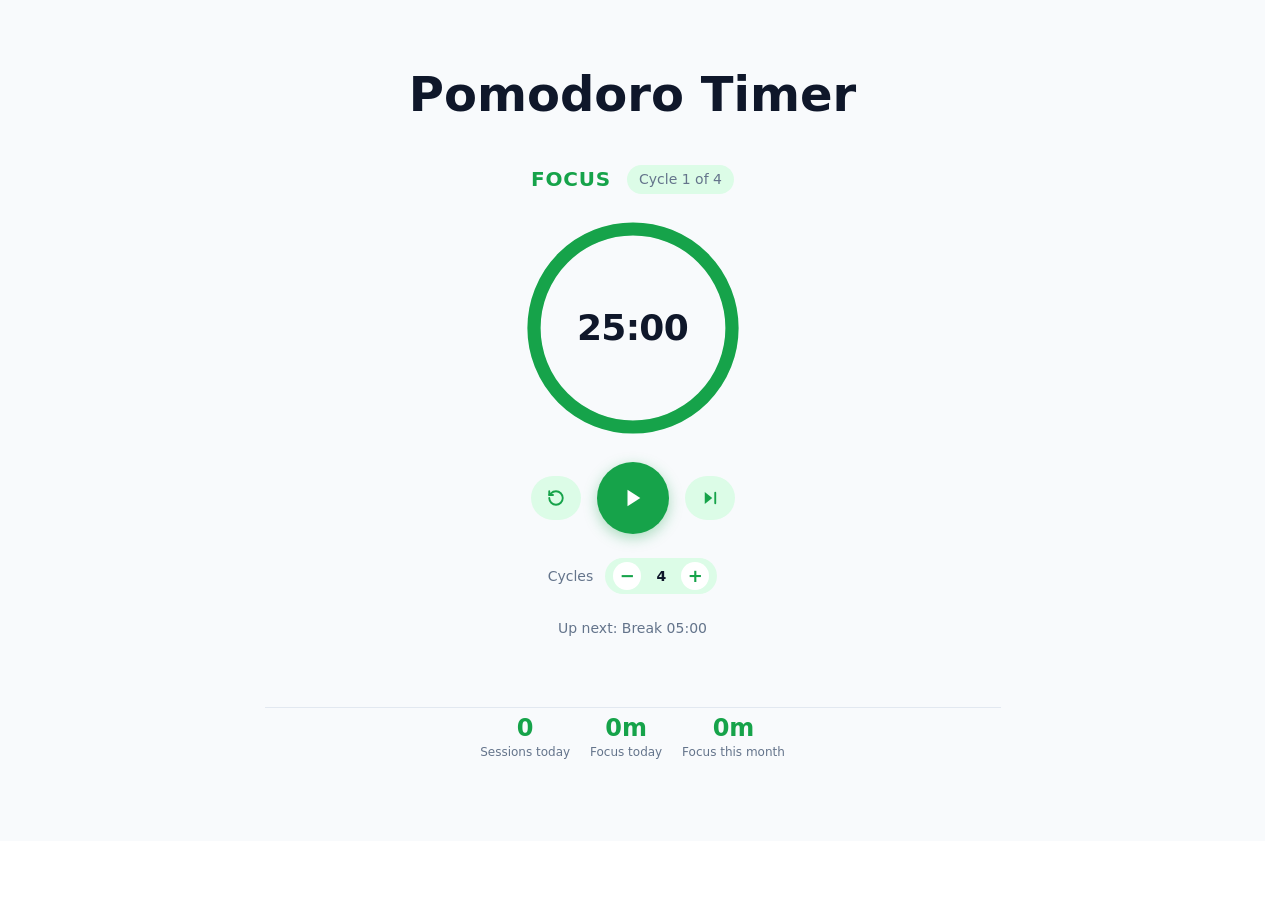
<file: index.html>
<!DOCTYPE html>
<html lang="en">

<!--
  ============================================================
  Pomodoro Timer — index.html
  ============================================================
  A dependency-free, locally-runnable Pomodoro timer.
  No build step. No frameworks. No CDN. Just open and edit.
  ============================================================
-->

<head>
  <!-- ─────────────────────────────────────────────
       CHARACTER ENCODING & VIEWPORT
       Always the first two meta tags.
  ───────────────────────────────────────────── -->
  <meta charset="UTF-8" />
  <meta name="viewport" content="width=device-width, initial-scale=1.0" />

  <!-- ─────────────────────────────────────────────
       PRIMARY META
  ───────────────────────────────────────────── -->
  <title>Pomodoro Timer</title>
  <meta name="description" content="A minimal, focused Pomodoro timer. No distractions." />
  <meta name="author" content="Your Name" />

  <!-- ─────────────────────────────────────────────
       OPEN GRAPH / SOCIAL SHARING
  ───────────────────────────────────────────── -->
  <meta property="og:title" content="Pomodoro Timer" />
  <meta property="og:description" content="A minimal, focused Pomodoro timer." />
  <meta property="og:type" content="website" />
  <meta property="og:url" content="https://yourusername.github.io/your-repo/" />
  <meta property="og:image" content="https://yourusername.github.io/your-repo/assets/icons/og-image.png" />

  <!-- ─────────────────────────────────────────────
       FAVICON
  ───────────────────────────────────────────── -->
  <link rel="icon" href="assets/icons/favicon.svg" type="image/svg+xml" />
  <link rel="icon" href="assets/icons/favicon.ico" sizes="any" />
  <link rel="apple-touch-icon" href="assets/icons/apple-touch-icon.png" />

  <!-- ─────────────────────────────────────────────
       PWA MANIFEST (OPTIONAL)
  ───────────────────────────────────────────── -->
  <link rel="manifest" href="manifest.json" />

  <!-- ─────────────────────────────────────────────
       THEME COLOR
  ───────────────────────────────────────────── -->
  <meta name="theme-color" content="#16a34a" />

  <!-- ─────────────────────────────────────────────
       STYLESHEET
  ───────────────────────────────────────────── -->
  <link rel="stylesheet" href="css/style.css" />
</head>

<body>

  <!-- ─────────────────────────────────────────────
       SKIP LINK
       Allows keyboard users to jump past any chrome
       directly to main content. Required for WCAG AA.
  ───────────────────────────────────────────── -->
  <a href="#main-content" class="skip-link">Skip to main content</a>

  <!-- ═══════════════════════════════════════════
       MAIN CONTENT
       id="main-content" is the skip-link target.
  ═══════════════════════════════════════════ -->
  <main id="main-content">

    <!-- ─────────────────────────────────────────────
         POMODORO TIMER SECTION
         A minimal, circular-progress Pomodoro timer.
         Supports focus/break cycles, session stats, and
         motivational messages. All logic in js/main.js
         under initPomodoroTimer().
    ───────────────────────────────────────────── -->
    <section class="section section--alt" id="pomodoro" aria-labelledby="pomodoro-heading">
      <div class="container container--narrow">

        <h1 id="pomodoro-heading" class="section-heading">Pomodoro Timer</h1>

        <!-- Phase label + cycle counter -->
        <div class="pomo-meta">
          <!-- aria-live="assertive" so screen readers announce phase changes immediately -->
          <span class="pomo-phase-label" id="pomo-phase" aria-live="assertive" aria-atomic="true">Focus</span>
          <span class="pomo-cycle-label" id="pomo-cycle">Cycle 1 of 4</span>
        </div>

        <!-- Circular SVG timer
             The progress circle uses stroke-dashoffset to represent
             remaining time. Starts from 12 o'clock via SVG rotate. -->
        <div class="pomo-ring-wrap" aria-hidden="true">
          <svg class="pomo-ring" viewBox="0 0 100 100" width="220" height="220" role="img" aria-label="Timer circle">
            <!-- Background track ring -->
            <circle class="pomo-ring__track" cx="50" cy="50" r="45"/>
            <!-- Animated progress arc; stroke-dashoffset driven by JS -->
            <circle class="pomo-ring__progress" id="pomo-ring-progress"
                    cx="50" cy="50" r="45"
                    transform="rotate(-90 50 50)"/>
          </svg>
          <!-- MM:SS time centred over the ring -->
          <div class="pomo-time-wrap">
            <!-- aria-live="polite" for periodic screen-reader time updates -->
            <span class="pomo-time" id="pomo-time"
                  aria-live="polite" aria-atomic="true"
                  aria-label="Time remaining: 25 minutes 00 seconds">25:00</span>
          </div>
        </div>

        <!-- Controls: Reset | Play/Pause | Skip -->
        <div class="pomo-controls" role="group" aria-label="Timer controls">

          <button class="pomo-btn pomo-btn--secondary" id="pomo-reset" aria-label="Reset timer">
            <svg width="18" height="18" viewBox="0 0 24 24" fill="none"
                 stroke="currentColor" stroke-width="2.5"
                 stroke-linecap="round" stroke-linejoin="round"
                 aria-hidden="true" focusable="false">
              <path d="M3 12a9 9 0 1 0 9-9 9.75 9.75 0 0 0-6.74 2.74L3 8"/>
              <path d="M3 3v5h5"/>
            </svg>
            <span class="sr-only">Reset</span>
          </button>

          <!-- aria-pressed reflects running state for assistive tech -->
          <button class="pomo-btn pomo-btn--primary" id="pomo-play"
                  aria-label="Start timer" aria-pressed="false">
            <svg class="pomo-icon-play" width="22" height="22" viewBox="0 0 24 24"
                 fill="currentColor" aria-hidden="true" focusable="false">
              <polygon points="6,3 20,12 6,21"/>
            </svg>
            <svg class="pomo-icon-pause" width="22" height="22" viewBox="0 0 24 24"
                 fill="currentColor" aria-hidden="true" focusable="false">
              <rect x="5"  y="4" width="4" height="16" rx="1"/>
              <rect x="14" y="4" width="4" height="16" rx="1"/>
            </svg>
            <span class="pomo-play-label sr-only">Start</span>
          </button>

          <button class="pomo-btn pomo-btn--secondary" id="pomo-skip" aria-label="Skip to next phase">
            <svg width="18" height="18" viewBox="0 0 24 24" fill="none"
                 stroke="currentColor" stroke-width="2.5"
                 stroke-linecap="round" stroke-linejoin="round"
                 aria-hidden="true" focusable="false">
              <polygon points="5,4 15,12 5,20" fill="currentColor" stroke="none"/>
              <line x1="19" y1="5" x2="19" y2="19"/>
            </svg>
            <span class="sr-only">Skip</span>
          </button>

        </div>

        <!-- Cycle count setting (only active when timer is stopped) -->
        <div class="pomo-setting">
          <label class="pomo-setting-label" id="pomo-cycles-label">Cycles</label>
          <div class="pomo-stepper" role="group" aria-labelledby="pomo-cycles-label">
            <button class="pomo-stepper-btn" id="pomo-cycles-down" aria-label="Decrease total cycles">−</button>
            <span class="pomo-stepper-val" id="pomo-cycles-val" aria-live="polite" aria-atomic="true">4</span>
            <button class="pomo-stepper-btn" id="pomo-cycles-up" aria-label="Increase total cycles">+</button>
          </div>
        </div>

        <!-- Up-next preview — updates when phase changes -->
        <p class="pomo-up-next" id="pomo-up-next">Up next: Break 05:00</p>

        <!-- Motivational message — rotates per session, never repeats consecutively -->
        <p class="pomo-message" id="pomo-message" aria-live="polite"></p>

        <!-- Simplified session stats — no charts, no tabs -->
        <div class="pomo-stats" aria-label="Focus statistics">
          <div class="pomo-stat">
            <span class="pomo-stat-value" id="pomo-stat-sessions">0</span>
            <span class="pomo-stat-label">Sessions today</span>
          </div>
          <div class="pomo-stat">
            <span class="pomo-stat-value" id="pomo-stat-today">0m</span>
            <span class="pomo-stat-label">Focus today</span>
          </div>
          <div class="pomo-stat">
            <span class="pomo-stat-value" id="pomo-stat-month">0m</span>
            <span class="pomo-stat-label">Focus this month</span>
          </div>
        </div>

      </div>
    </section>

  </main>
  <!-- /#main-content -->

  <!-- ─────────────────────────────────────────────
       SCRIPTS
       Placed at the end of <body> so the DOM is
       fully parsed before JS runs.
  ───────────────────────────────────────────── -->
  <script src="js/main.js"></script>

</body>
</html>
</file>
<file: css/style.css>
/*
  ============================================================
  Pomodoro Timer — style.css
  ============================================================
  Vanilla CSS only. No preprocessors, no external libraries.
  Organised into the following sections:

    1.  Design Tokens (CSS Custom Properties)
    2.  Base Reset & Defaults
    3.  Typography
    4.  Layout Utilities
    5.  Skip Link
    6.  Sections (generic)
    7.  Reduced Motion
    8.  Pomodoro Timer

  HOW TO CUSTOMISE:
  - Change design token values in Section 1.
  - Most visual changes can be made there alone.
  - Add new component blocks below the existing ones.
  - Do not change the order of the base/reset sections.
  ============================================================
*/


/* ============================================================
   1. DESIGN TOKENS
   All reusable values live here as CSS custom properties.
   Changing these cascades through the entire stylesheet.
   ============================================================ */

:root {

  /* --- Colour Palette --- */
  /* Primary brand colour and its scale */
  --color-primary-100: #dbeafe;
  --color-primary-200: #bfdbfe;
  --color-primary-500: #3b82f6;
  --color-primary:     #2563eb;  /* main interactive colour */
  --color-primary-700: #1d4ed8;
  --color-primary-900: #1e3a8a;

  /* Neutral scale — used for text, borders, backgrounds */
  --color-neutral-50:  #f8fafc;
  --color-neutral-100: #f1f5f9;
  --color-neutral-200: #e2e8f0;
  --color-neutral-300: #cbd5e1;
  --color-neutral-500: #64748b;
  --color-neutral-700: #334155;
  --color-neutral-900: #0f172a;

  /* Semantic colours */
  --color-text:        var(--color-neutral-900);
  --color-text-muted:  var(--color-neutral-500);
  --color-bg:          #ffffff;
  --color-bg-alt:      var(--color-neutral-50);
  --color-border:      var(--color-neutral-200);
  --color-focus-ring:  var(--color-primary);

  /* Status colours */
  --color-success:     #16a34a;
  --color-success-bg:  #dcfce7;
  --color-error:       #dc2626;
  --color-error-bg:    #fee2e2;
  --color-warning:     #d97706;
  --color-warning-bg:  #fef3c7;

  /* --- Typography --- */
  /* System font stack — no external fonts required */
  --font-family-base:    system-ui, -apple-system, BlinkMacSystemFont,
                         "Segoe UI", Roboto, Helvetica, Arial, sans-serif,
                         "Apple Color Emoji", "Segoe UI Emoji";
  --font-family-mono:    ui-monospace, "Cascadia Code", "Source Code Pro",
                         Menlo, Consolas, "DejaVu Sans Mono", monospace;

  /* Type scale (using a fluid base between 16–18px) */
  --font-size-xs:   0.75rem;    /* 12px */
  --font-size-sm:   0.875rem;   /* 14px */
  --font-size-base: 1rem;       /* 16px */
  --font-size-lg:   1.125rem;   /* 18px */
  --font-size-xl:   1.25rem;    /* 20px */
  --font-size-2xl:  1.5rem;     /* 24px */
  --font-size-3xl:  1.875rem;   /* 30px */
  --font-size-4xl:  2.25rem;    /* 36px */
  --font-size-5xl:  3rem;       /* 48px */

  --font-weight-normal:   400;
  --font-weight-medium:   500;
  --font-weight-semibold: 600;
  --font-weight-bold:     700;

  --line-height-tight:  1.25;
  --line-height-snug:   1.375;
  --line-height-normal: 1.5;
  --line-height-relaxed:1.625;

  /* --- Spacing Scale --- */
  /* Based on a 4px grid */
  --space-1:  0.25rem;   /* 4px  */
  --space-2:  0.5rem;    /* 8px  */
  --space-3:  0.75rem;   /* 12px */
  --space-4:  1rem;      /* 16px */
  --space-5:  1.25rem;   /* 20px */
  --space-6:  1.5rem;    /* 24px */
  --space-8:  2rem;      /* 32px */
  --space-10: 2.5rem;    /* 40px */
  --space-12: 3rem;      /* 48px */
  --space-16: 4rem;      /* 64px */
  --space-20: 5rem;      /* 80px */
  --space-24: 6rem;      /* 96px */

  /* --- Layout --- */
  --container-max:       72rem;   /* 1152px — main max-width */
  --container-narrow:    48rem;   /* 768px  — text/form columns */
  --container-padding-x: var(--space-4);

  /* --- Borders & Radius --- */
  --border-width:  1px;
  --radius-sm:     0.25rem;
  --radius-md:     0.5rem;
  --radius-lg:     0.75rem;
  --radius-xl:     1rem;
  --radius-full:   9999px;

  /* --- Shadows --- */
  --shadow-sm:  0 1px 2px 0 rgb(0 0 0 / 0.05);
  --shadow-md:  0 4px 6px -1px rgb(0 0 0 / 0.07), 0 2px 4px -2px rgb(0 0 0 / 0.05);
  --shadow-lg:  0 10px 15px -3px rgb(0 0 0 / 0.07), 0 4px 6px -4px rgb(0 0 0 / 0.05);
  --shadow-xl:  0 20px 25px -5px rgb(0 0 0 / 0.08), 0 8px 10px -6px rgb(0 0 0 / 0.05);

  /* --- Transitions --- */
  --transition-fast:   150ms ease;
  --transition-normal: 250ms ease;
  --transition-slow:   400ms ease;

  /* --- Z-Index Layers --- */
  --z-base:    0;
  --z-raised:  10;
  --z-nav:     100;
  --z-overlay: 200;
  --z-modal:   300;
  --z-toast:   400;
}


/* ============================================================
   2. BASE RESET & DEFAULTS
   A lightweight opinionated reset on top of browser defaults.
   ============================================================ */

/*
  Box-sizing border-box on everything.
  This makes width/height include padding and border.
*/
*,
*::before,
*::after {
  box-sizing: border-box;
  margin: 0;
  padding: 0;
}

/* Remove list styles when a list has role="list" */
ul[role="list"],
ol[role="list"] {
  list-style: none;
}

/* Smooth scrolling for anchor links, unless motion is reduced */
html {
  scroll-behavior: smooth;
  /* Prevent layout shift from scrollbar appearing */
  scrollbar-gutter: stable;
}

/* Base body styles */
body {
  font-family:  var(--font-family-base);
  font-size:    var(--font-size-base);
  font-weight:  var(--font-weight-normal);
  line-height:  var(--line-height-normal);
  color:        var(--color-text);
  background:   var(--color-bg);
  /* Prevent text from looking blurry on sub-pixel rendering */
  -webkit-font-smoothing:  antialiased;
  -moz-osx-font-smoothing: grayscale;
  /* Prevent horizontal scroll on mobile */
  overflow-x: hidden;
}

/* Images and media: responsive by default */
img,
picture,
video,
canvas,
svg {
  display: block;
  max-width: 100%;
}

/* Inherit fonts for form elements (browsers don't do this by default) */
input,
button,
textarea,
select {
  font: inherit;
}

/* Prevent text overflow in headings and paragraphs */
p,
h1, h2, h3, h4, h5, h6 {
  overflow-wrap: break-word;
}

/* Allow text areas to resize only vertically */
textarea {
  resize: vertical;
}

/* Ensure anchors inherit colour by default (override per-component) */
a {
  color: var(--color-primary);
  text-decoration: underline;
}

a:hover {
  color: var(--color-primary-700);
}

/* Horizontal rule */
hr {
  border: none;
  border-top: var(--border-width) solid var(--color-border);
  margin-block: var(--space-8);
}

/* Code / pre styles */
code,
kbd,
samp,
pre {
  font-family: var(--font-family-mono);
  font-size: 0.9em;
}

pre {
  overflow-x: auto;
  background: var(--color-neutral-100);
  padding: var(--space-4);
  border-radius: var(--radius-md);
}


/* ============================================================
   3. TYPOGRAPHY
   Heading and text defaults.
   ============================================================ */

h1, h2, h3, h4, h5, h6 {
  font-weight:  var(--font-weight-bold);
  line-height:  var(--line-height-tight);
  color:        var(--color-text);
}

h1 { font-size: clamp(var(--font-size-3xl), 5vw, var(--font-size-5xl)); }
h2 { font-size: clamp(var(--font-size-2xl), 3.5vw, var(--font-size-4xl)); }
h3 { font-size: clamp(var(--font-size-xl),  2.5vw, var(--font-size-3xl)); }
h4 { font-size: var(--font-size-xl); }
h5 { font-size: var(--font-size-lg); }
h6 { font-size: var(--font-size-base); }

/* A utility class for muted / secondary text */
.text-muted {
  color: var(--color-text-muted);
}

/* Small text */
small, .text-sm {
  font-size: var(--font-size-sm);
}


/* ============================================================
   4. LAYOUT UTILITIES
   Container and general layout helpers.
   ============================================================ */

/* Standard centred container with side padding */
.container {
  width: 100%;
  max-width: var(--container-max);
  margin-inline: auto;
  padding-inline: var(--container-padding-x);
}

/* Narrower container for text-heavy content */
.container--narrow {
  max-width: var(--container-narrow);
}

/* Visually hidden — accessible text that is hidden but readable by screen readers */
.sr-only {
  position: absolute;
  width: 1px;
  height: 1px;
  padding: 0;
  margin: -1px;
  overflow: hidden;
  clip: rect(0, 0, 0, 0);
  white-space: nowrap;
  border-width: 0;
}


/* ============================================================
   5. SKIP LINK
   Appears on focus only; allows keyboard users to bypass nav.
   ============================================================ */

.skip-link {
  position: absolute;
  top: var(--space-2);
  left: var(--space-2);
  z-index: var(--z-toast);
  padding: var(--space-2) var(--space-4);
  background: var(--color-primary);
  color: #fff;
  font-weight: var(--font-weight-semibold);
  border-radius: var(--radius-md);
  text-decoration: none;
  /* Hidden until focused */
  transform: translateY(-200%);
  transition: transform var(--transition-fast);
}

.skip-link:focus {
  transform: translateY(0);
  outline: 2px solid var(--color-neutral-900);
  outline-offset: 2px;
}


/* ============================================================
   8. SECTIONS (GENERIC)
   Reusable section shell used throughout the page.
   ============================================================ */

.section {
  padding-block: var(--space-16) var(--space-20);
}

/* Alternate background for visual separation between sections */
.section--alt {
  background-color: var(--color-bg-alt);
}

.section-heading {
  margin-bottom: var(--space-4);
  text-align: center;
}

.section-subheading {
  text-align: center;
  color: var(--color-text-muted);
  font-size: var(--font-size-lg);
  margin-bottom: var(--space-12);
  max-width: 50ch;
  margin-inline: auto;
}


/* ============================================================
   14. REDUCED MOTION
   Disable or simplify animations for users who prefer it.
   https://developer.mozilla.org/en-US/docs/Web/CSS/@media/prefers-reduced-motion
   ============================================================ */

@media (prefers-reduced-motion: reduce) {
  html {
    scroll-behavior: auto;
  }

  *,
  *::before,
  *::after {
    animation-duration:   0.01ms !important;
    animation-iteration-count: 1 !important;
    transition-duration:  0.01ms !important;
    scroll-behavior:      auto !important;
  }
}


/* ============================================================
   16. POMODORO TIMER
   Circular-progress timer with focus/break phases, controls,
   cycle stepper, up-next preview, motivational message, and
   session stats. All colour values use design tokens; the three
   green tones are scoped to #pomodoro so they stay isolated.
   ============================================================ */

/* --- Scoped green palette (3 tones, defined once as local tokens) --- */
#pomodoro {
  --pomo-accent:      var(--color-success);      /* dark green  #16a34a — focus phase  */
  --pomo-accent-mid:  #22c55e;                   /* mid  green  #22c55e — break phase  */
  --pomo-accent-soft: var(--color-success-bg);   /* light green #dcfce7 — track / bg   */
}

/* Break phase: shift accent to the lighter mid-green */
#pomodoro.pomo-is-break {
  --pomo-accent: var(--pomo-accent-mid);
}

/* --- Section layout --- */
#pomodoro .container--narrow {
  display: flex;
  flex-direction: column;
  align-items: center;
  gap: var(--space-6);
}

/* --- Phase label + cycle counter row --- */
.pomo-meta {
  display: flex;
  align-items: center;
  gap: var(--space-4);
  flex-wrap: wrap;
  justify-content: center;
}

.pomo-phase-label {
  font-size: var(--font-size-xl);
  font-weight: var(--font-weight-bold);
  color: var(--pomo-accent);
  letter-spacing: 0.04em;
  text-transform: uppercase;
  transition: color var(--transition-normal);
}

.pomo-cycle-label {
  font-size: var(--font-size-sm);
  color: var(--color-text-muted);
  background: var(--pomo-accent-soft);
  padding: var(--space-1) var(--space-3);
  border-radius: var(--radius-full);
  transition: background-color var(--transition-normal);
}

/* --- Circular SVG ring wrapper ---
   Position-relative so the MM:SS overlay can be centred
   absolutely over the SVG element. */
.pomo-ring-wrap {
  position: relative;
  width: 220px;
  height: 220px;
  flex-shrink: 0;
}

.pomo-ring {
  display: block;
  overflow: visible;
}

/* Track: the faint full circle behind the progress arc */
.pomo-ring__track {
  fill: none;
  stroke: var(--pomo-accent-soft);
  stroke-width: 6;
  transition: stroke var(--transition-normal);
}

/* Progress arc: stroke-dashoffset animated by JS each second */
.pomo-ring__progress {
  fill: none;
  stroke: var(--pomo-accent);
  stroke-width: 6;
  stroke-linecap: round;
  /* dasharray set to circumference (2π×45 ≈ 282.74) by JS on init */
  stroke-dasharray: 282.74;
  stroke-dashoffset: 0;
  transition: stroke-dashoffset 1s linear, stroke var(--transition-normal);
}

/* Subtle scale pulse when running — respects reduced-motion */
#pomodoro.pomo-is-running .pomo-ring-wrap {
  animation: pomo-breathe 4s ease-in-out infinite;
}

@keyframes pomo-breathe {
  0%, 100% { transform: scale(1);    }
  50%       { transform: scale(1.02); }
}

/* Time display centred over the ring */
.pomo-time-wrap {
  position: absolute;
  inset: 0;
  display: flex;
  align-items: center;
  justify-content: center;
  pointer-events: none;
}

.pomo-time {
  font-size: var(--font-size-4xl);
  font-weight: var(--font-weight-bold);
  font-variant-numeric: tabular-nums;
  color: var(--color-text);
  letter-spacing: -0.02em;
  line-height: 1;
}

/* --- Controls row: [ Reset ] [ Play/Pause ] [ Skip ] --- */
.pomo-controls {
  display: flex;
  align-items: center;
  justify-content: center;
  gap: var(--space-4);
}

/* Shared button base */
.pomo-btn {
  display: inline-flex;
  align-items: center;
  justify-content: center;
  gap: var(--space-2);
  border: none;
  border-radius: var(--radius-full);
  cursor: pointer;
  font-weight: var(--font-weight-semibold);
  font-size: var(--font-size-sm);
  line-height: 1;
  white-space: nowrap;
  user-select: none;
  transition:
    background-color var(--transition-fast),
    color            var(--transition-fast),
    box-shadow       var(--transition-fast),
    transform        var(--transition-fast);
}

.pomo-btn:focus-visible {
  outline: 2px solid var(--pomo-accent);
  outline-offset: 3px;
}

.pomo-btn:active {
  transform: scale(0.96);
}

/* Primary (Play/Pause) — large, dominant */
.pomo-btn--primary {
  width: 4.5rem;
  height: 4.5rem;
  background: var(--pomo-accent);
  color: #ffffff;
  box-shadow: 0 4px 14px rgb(22 163 74 / 0.35);
  transition:
    background-color var(--transition-fast),
    box-shadow       var(--transition-fast),
    transform        var(--transition-fast);
}

.pomo-btn--primary:hover {
  background: var(--color-success);
  box-shadow: 0 6px 18px rgb(22 163 74 / 0.45);
}

/* Secondary (Reset / Skip) — smaller, quieter */
.pomo-btn--secondary {
  padding: var(--space-3) var(--space-4);
  background: var(--pomo-accent-soft);
  color: var(--pomo-accent);
  min-height: 2.75rem;
}

.pomo-btn--secondary:hover {
  background: var(--color-success-bg);
  color: var(--color-success);
}

/* Play icon hidden when running; pause icon hidden when stopped */
.pomo-icon-pause              { display: none; }
.pomo-btn--primary.is-running .pomo-icon-play  { display: none; }
.pomo-btn--primary.is-running .pomo-icon-pause { display: block; }

/* --- Cycle stepper --- */
.pomo-setting {
  display: flex;
  align-items: center;
  gap: var(--space-3);
}

.pomo-setting-label {
  font-size: var(--font-size-sm);
  color: var(--color-text-muted);
  font-weight: var(--font-weight-medium);
}

.pomo-stepper {
  display: flex;
  align-items: center;
  gap: var(--space-2);
  background: var(--pomo-accent-soft);
  border-radius: var(--radius-full);
  padding: var(--space-1) var(--space-2);
}

.pomo-stepper-btn {
  display: flex;
  align-items: center;
  justify-content: center;
  width: 1.75rem;
  height: 1.75rem;
  background: var(--color-bg);
  border: none;
  border-radius: var(--radius-full);
  cursor: pointer;
  font-size: var(--font-size-lg);
  font-weight: var(--font-weight-bold);
  line-height: 1;
  color: var(--pomo-accent);
  transition: background-color var(--transition-fast), color var(--transition-fast);
}

.pomo-stepper-btn:hover {
  background: var(--pomo-accent);
  color: #ffffff;
}

.pomo-stepper-btn:focus-visible {
  outline: 2px solid var(--pomo-accent);
  outline-offset: 2px;
}

/* Disabled stepper buttons when timer is running */
.pomo-stepper-btn:disabled {
  opacity: 0.4;
  cursor: not-allowed;
  pointer-events: none;
}

.pomo-stepper-val {
  min-width: 1.5rem;
  text-align: center;
  font-size: var(--font-size-sm);
  font-weight: var(--font-weight-semibold);
  color: var(--color-text);
  font-variant-numeric: tabular-nums;
}

/* --- Up-next line --- */
.pomo-up-next {
  font-size: var(--font-size-sm);
  color: var(--color-text-muted);
  text-align: center;
  min-height: 1.25rem;
}

/* --- Motivational message --- */
.pomo-message {
  font-size: var(--font-size-sm);
  color: var(--pomo-accent);
  font-weight: var(--font-weight-medium);
  text-align: center;
  min-height: 1.25rem;
  font-style: italic;
  opacity: 0.85;
}

/* --- Stats row --- */
.pomo-stats {
  display: flex;
  gap: var(--space-4);
  flex-wrap: wrap;
  justify-content: center;
  width: 100%;
  padding-top: var(--space-2);
  border-top: var(--border-width) solid var(--color-border);
}

.pomo-stat {
  display: flex;
  flex-direction: column;
  align-items: center;
  gap: var(--space-1);
  min-width: 5rem;
}

.pomo-stat-value {
  font-size: var(--font-size-2xl);
  font-weight: var(--font-weight-bold);
  color: var(--pomo-accent);
  font-variant-numeric: tabular-nums;
  line-height: 1;
  transition: color var(--transition-normal);
}

.pomo-stat-label {
  font-size: var(--font-size-xs);
  color: var(--color-text-muted);
  text-align: center;
  line-height: var(--line-height-snug);
}

/* --- Reduced motion overrides for this component --- */
@media (prefers-reduced-motion: reduce) {
  #pomodoro.pomo-is-running .pomo-ring-wrap {
    animation: none;
  }

  .pomo-ring__progress {
    transition: stroke var(--transition-normal);
    /* Instant dashoffset change — no 1s slide */
  }
}
</file>
